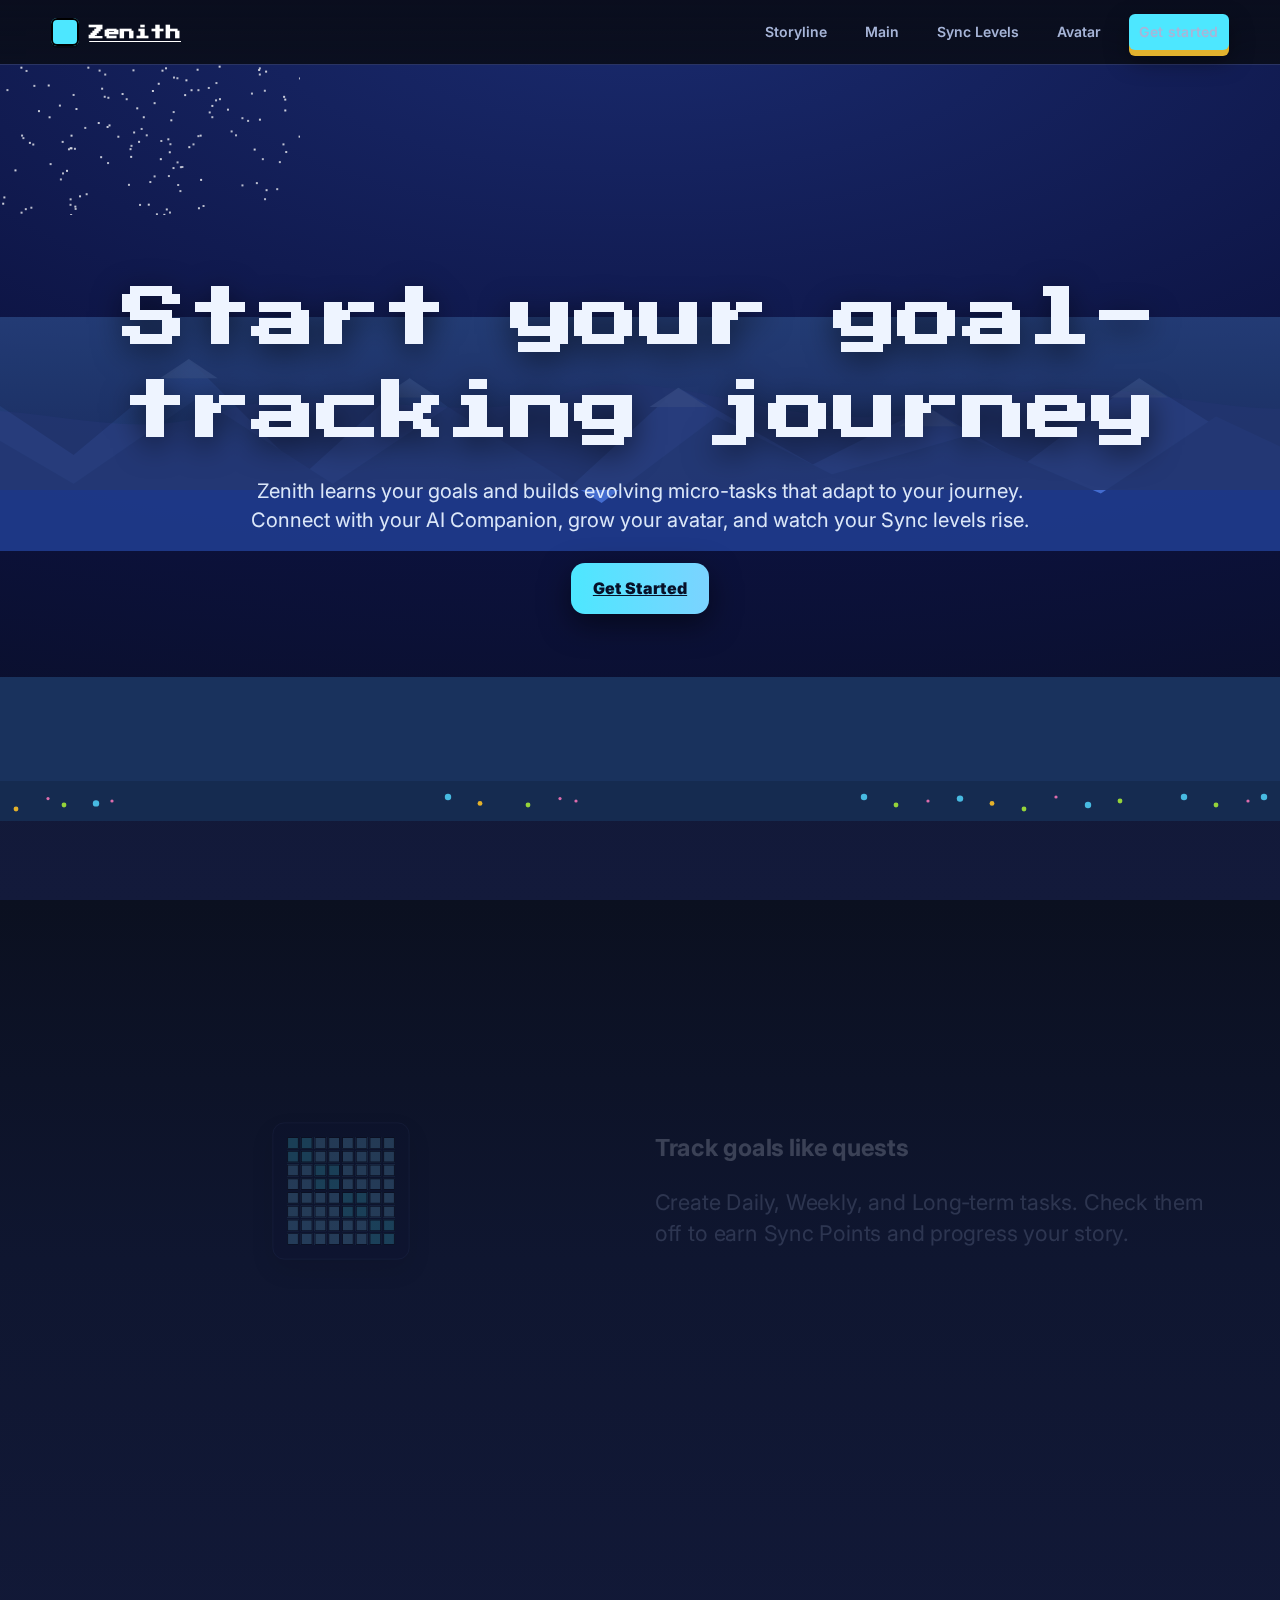
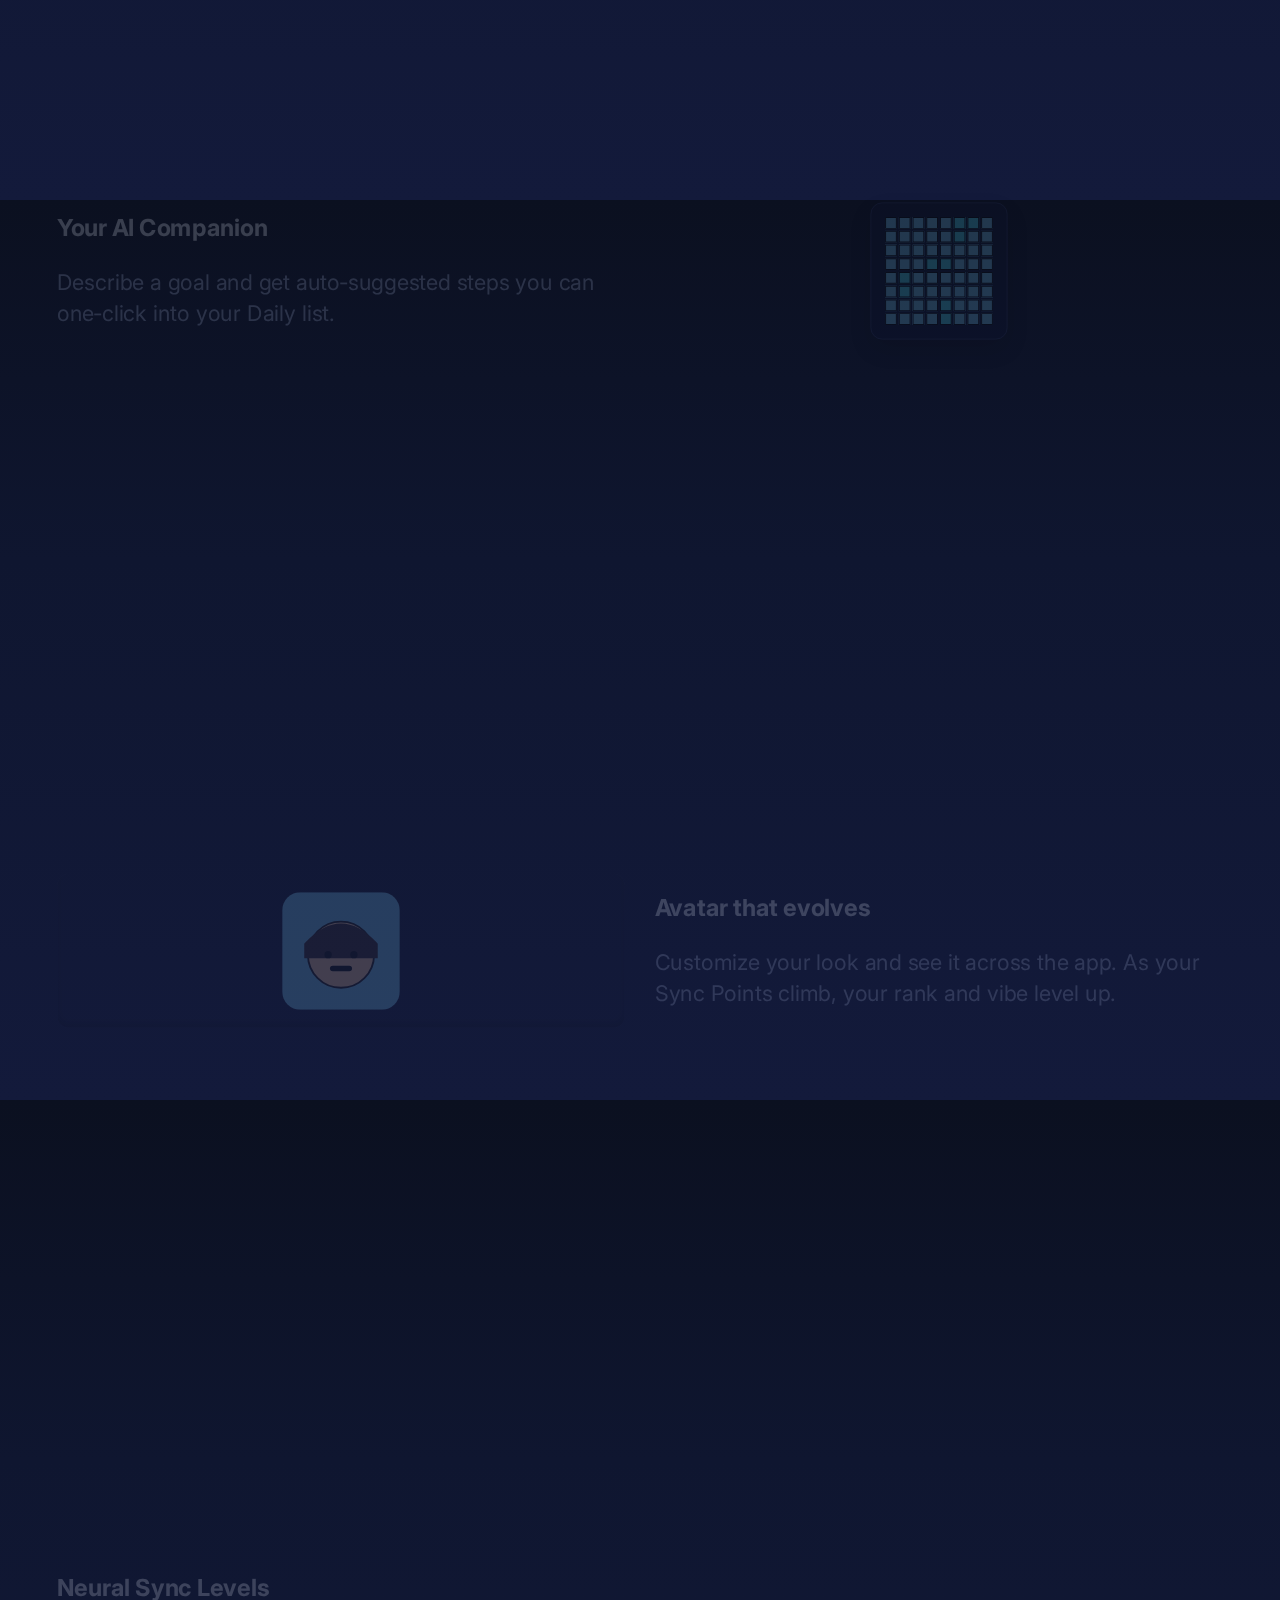
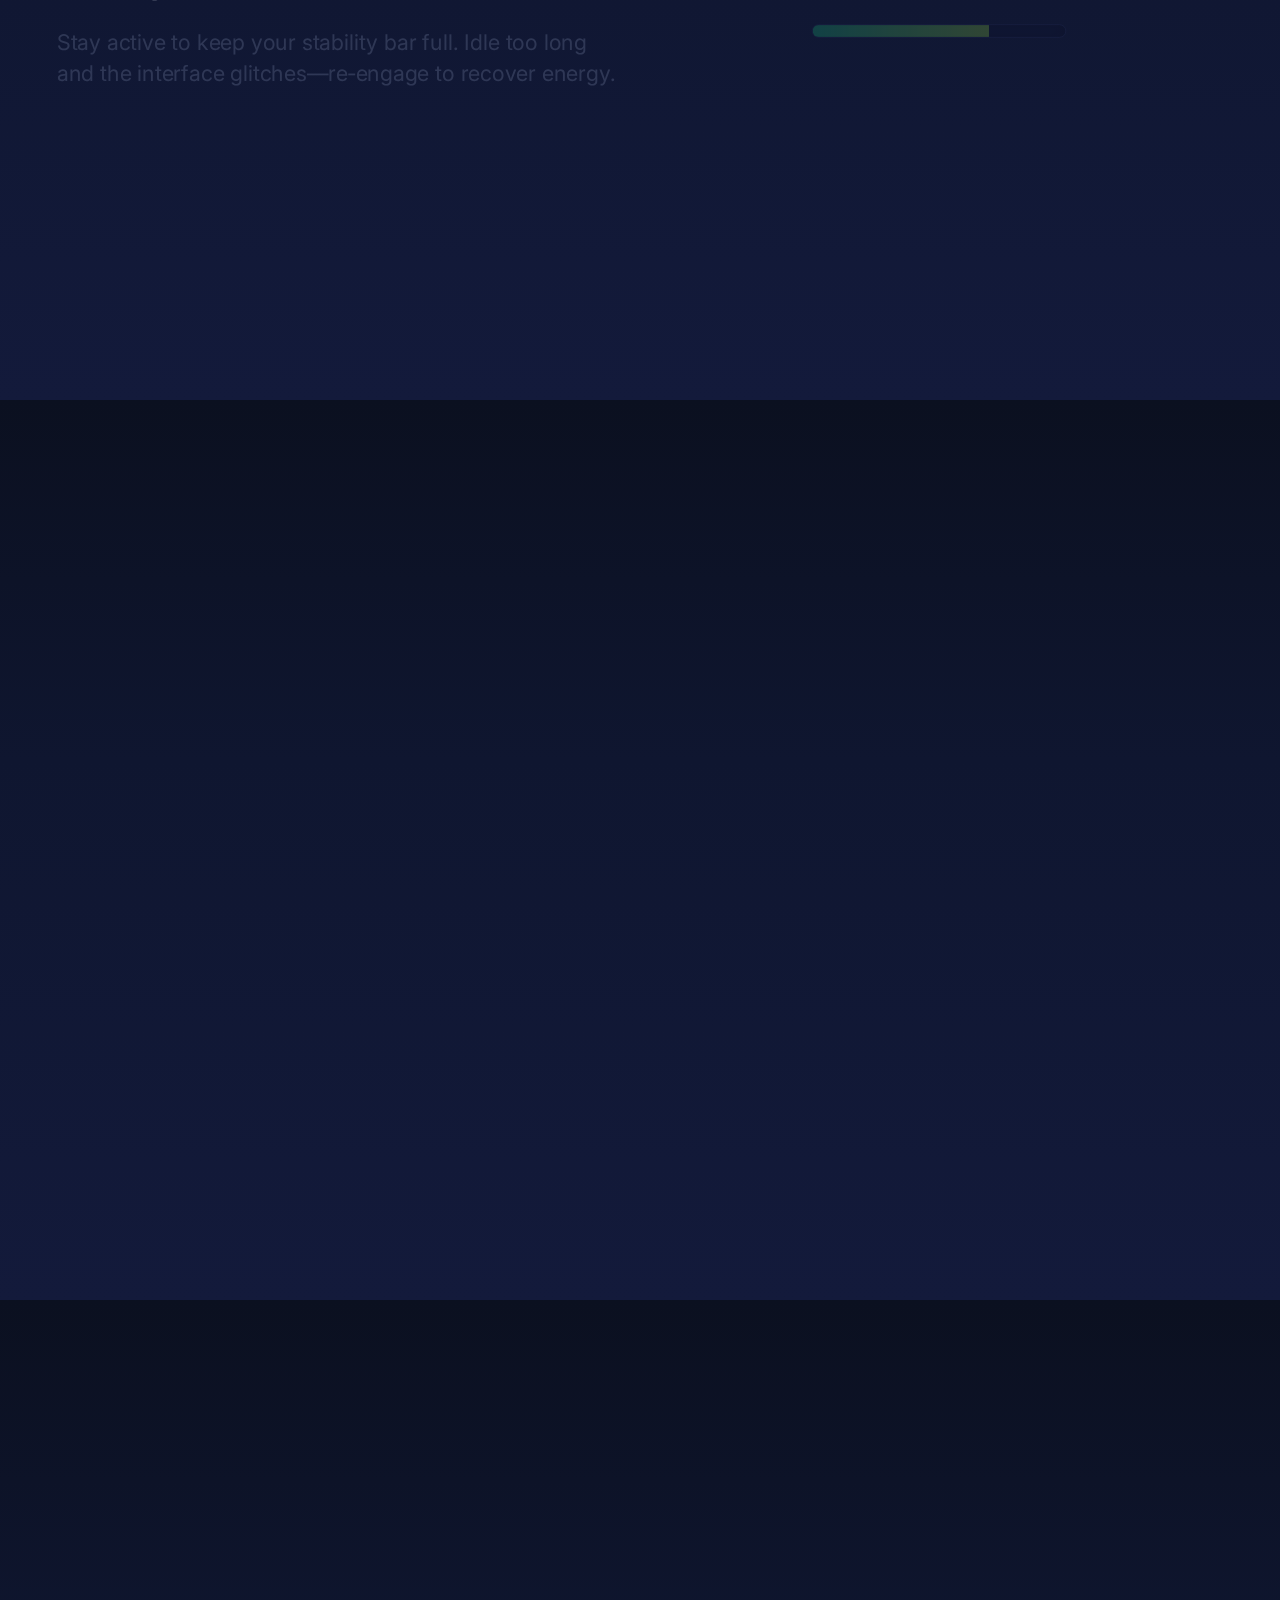
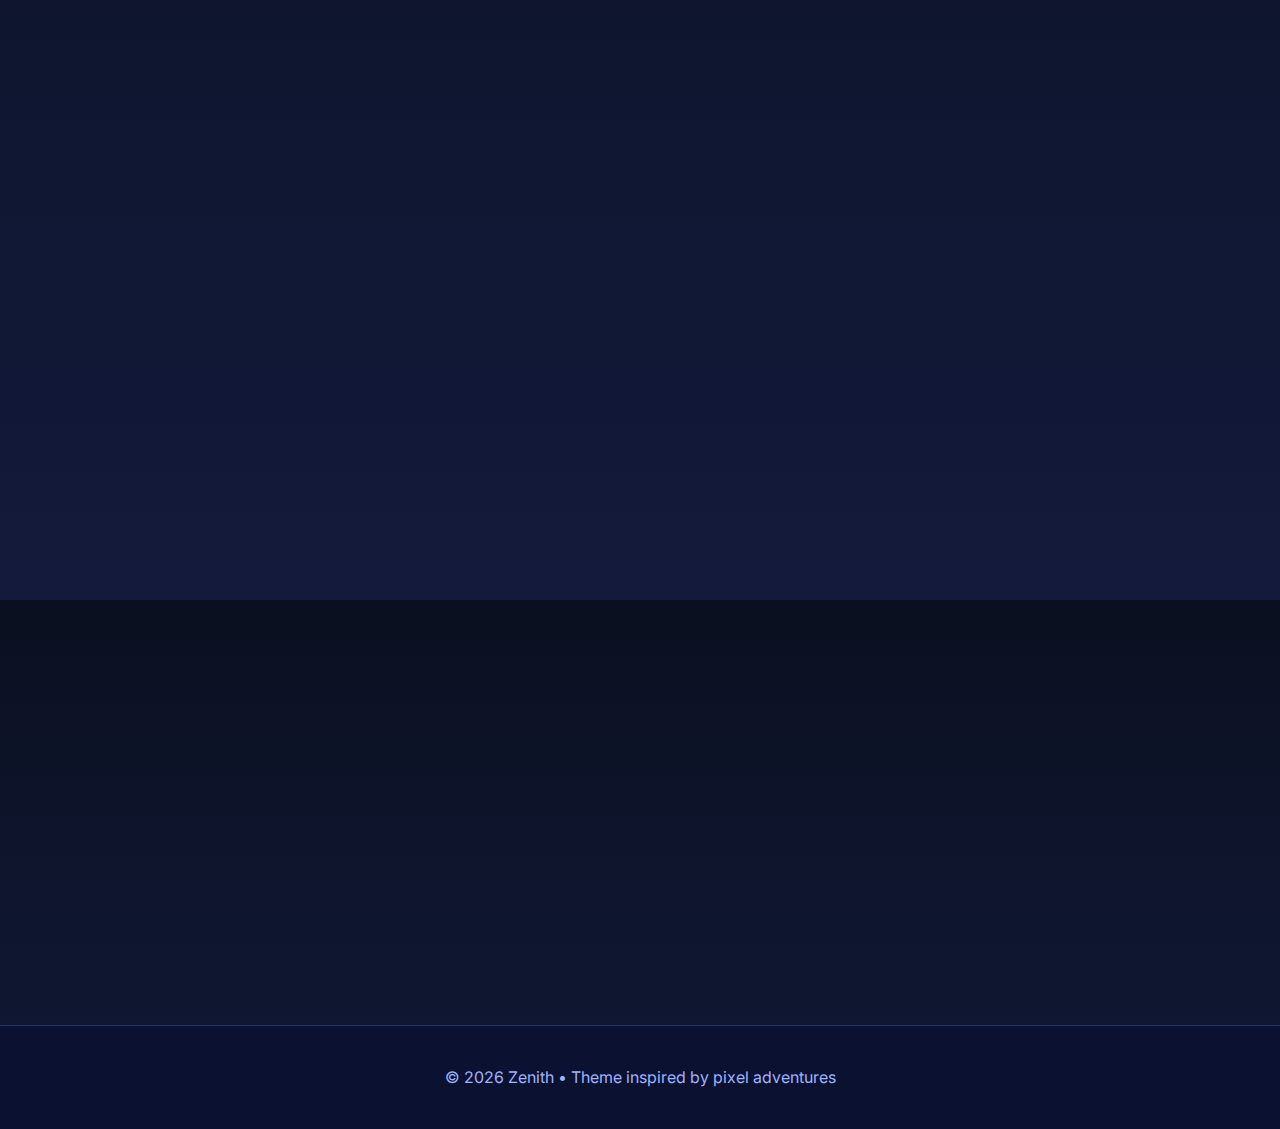
<file: index.html>
<!doctype html>
<html lang="en">
<head>
  <meta charset="utf-8" />
  <meta name="viewport" content="width=device-width, initial-scale=1" />
  <title>Zenith | Goal Adventure</title>
  <link rel="preconnect" href="https://fonts.googleapis.com">
  <link rel="preconnect" href="https://fonts.gstatic.com" crossorigin>
  <link href="https://fonts.googleapis.com/css2?family=Inter:wght@300;400;600;700&family=Chakra+Petch:wght@400;600;700&family=Press+Start+2P&display=swap" rel="stylesheet">
  <link rel="stylesheet" href="assets/css/styles.css" />
</head>
<body>
  
  <nav class="navbar">
    <div class="container nav-inner">
  <a class="brand" href="index.html" aria-label="Zenith home">
        <span class="logo" aria-hidden="true"></span>
  <span>Zenith</span>
      </a>
      <div class="nav-links">
        <a href="storyline.html">Storyline</a>
        <a href="app.html">Main</a>
        <a href="sync.html">Sync Levels</a>
        <a href="avatar.html">Avatar</a>
  <a href="#" class="btn" onclick="location.href='storyline.html?onboard=1'">Get started</a>
      </div>
    </div>
  </nav>

  <header class="hero">
    <div class="sky parallax" data-speed="-0.06"></div>
    <canvas id="starfield"></canvas>
    <div class="layer mountains parallax" data-speed="-0.03"></div>
    <div class="layer hills parallax" data-speed="-0.02"></div>
    <div class="layer ground parallax" data-speed="0"></div>

    <div class="content container reveal">
      <h1>Start your goal-tracking journey</h1>
      <p>Zenith learns your goals and builds evolving micro-tasks that adapt to your journey. Connect with your AI Companion, grow your avatar, and watch your Sync levels rise.</p>
      <div class="cta">
        <a href="storyline.html?onboard=1" class="btn primary pulse" aria-label="Start">Get Started</a>
      </div>
    </div>
  </header>

  <main class="container">
    <!-- Feature highlights with section-by-section choreography -->
    <section class="section timeline">
      <div class="scene">
        <div class="illus choreo">
          <div class="pixel-plate" aria-hidden="true">
            <span class="y"></span><span class="y"></span><span></span><span></span><span class="p"></span><span class="p"></span><span></span><span></span>
            <span class="y"></span><span class="y"></span><span></span><span></span><span class="p"></span><span class="p"></span><span></span><span></span>
            <span></span><span></span><span class="y"></span><span class="y"></span><span></span><span></span><span class="p"></span><span class="p"></span>
            <span></span><span></span><span class="y"></span><span class="y"></span><span></span><span></span><span class="p"></span><span class="p"></span>
            <span></span><span></span><span></span><span></span><span class="y"></span><span class="y"></span><span></span><span></span>
            <span></span><span></span><span></span><span></span><span class="y"></span><span class="y"></span><span></span><span></span>
            <span class="p"></span><span class="p"></span><span></span><span></span><span></span><span></span><span class="y"></span><span class="y"></span>
            <span class="p"></span><span class="p"></span><span></span><span></span><span></span><span></span><span class="y"></span><span class="y"></span>
          </div>
        </div>
        <div class="copy choreo">
          <h2>Track goals like quests</h2>
          <p class="lead">Create Daily, Weekly, and Long‑term tasks. Check them off to earn Sync Points and progress your story.</p>
        </div>
      </div>
    </section>

    <section class="section timeline">
      <div class="scene">
        <div class="copy choreo">
          <h2>Your AI Companion</h2>
          <p class="lead">Describe a goal and get auto‑suggested steps you can one‑click into your Daily list.</p>
        </div>
        <div class="illus choreo">
          <div class="pixel-plate" aria-hidden="true">
            <span class="p"></span><span class="p"></span><span class="p"></span><span></span><span></span><span class="y"></span><span class="y"></span><span></span>
            <span class="p"></span><span></span><span class="p"></span><span></span><span></span><span class="y"></span><span></span><span></span>
            <span class="p"></span><span class="p"></span><span class="p"></span><span></span><span></span><span></span><span></span><span></span>
            <span></span><span></span><span></span><span class="y"></span><span class="y"></span><span></span><span></span><span></span>
            <span></span><span class="y"></span><span></span><span></span><span></span><span class="p"></span><span class="p"></span><span class="p"></span>
            <span></span><span class="y"></span><span></span><span></span><span></span><span class="p"></span><span></span><span class="p"></span>
            <span></span><span></span><span></span><span></span><span class="y"></span><span></span><span class="p"></span><span></span>
            <span></span><span></span><span></span><span></span><span class="y"></span><span></span><span class="p"></span><span></span>
          </div>
        </div>
      </div>
    </section>

    <section class="section timeline">
      <div class="scene">
        <div class="illus choreo">
          <div class="avatar-slot" data-size="120"></div>
        </div>
        <div class="copy choreo">
          <h2>Avatar that evolves</h2>
          <p class="lead">Customize your look and see it across the app. As your Sync Points climb, your rank and vibe level up.</p>
        </div>
      </div>
    </section>

    <section class="section timeline">
      <div class="scene">
        <div class="copy choreo">
          <h2>Neural Sync Levels</h2>
          <p class="lead">Stay active to keep your stability bar full. Idle too long and the interface glitches—re‑engage to recover energy.</p>
        </div>
        <div class="illus choreo">
          <div class="energy" style="width:260px; margin:0 auto"><div class="fill" style="width:70%"></div></div>
        </div>
      </div>
    </section>

    <!-- Benefits grid -->
    <section class="section reveal">
  <h2 class="center">Why track with Zenith?</h2>
      <div class="features mt-4">
        <div class="feature"><h3>🎯 Stay consistent</h3><p>Daily tasks and gentle XP rewards keep momentum without overwhelm.</p></div>
        <div class="feature"><h3>⚡ Make it yours</h3><p>Goals & Schedules generate the right tasks on the right days automatically.</p></div>
        <div class="feature"><h3>📊 See progress</h3><p>Sync Levels summarize today, your 7‑day average, and your total rank.</p></div>
        <div class="feature"><h3>🤖 AI Guidance</h3><p>Companion breaks complex goals into actionable steps instantly.</p></div>
        <div class="feature"><h3>🎨 Evolving Avatar</h3><p>Customize your pixel avatar that levels up as you complete goals.</p></div>
        <div class="feature"><h3>⚙️ Smart Scheduling</h3><p>Set daily, weekly, or custom cadences—tasks appear automatically.</p></div>
      </div>
    </section>

    <!-- How it works steps -->
    <!-- How it works steps -->
    <section class="section reveal">
      <h2 class="center">How it works</h2>
      <p class="center mt-2" style="color:var(--muted); max-width:640px; margin-left:auto; margin-right:auto;">Transform your goals into an adventure with these simple steps</p>
      <div class="steps mt-4">
        <div class="step"><b>Create a Goal</b><p class="mt-2" style="color:var(--muted)">Set cadence (daily/weekly/custom), time, and notes. Define what success looks like.</p></div>
        <div class="step"><b>Check off tasks</b><p class="mt-2" style="color:var(--muted)">Today's due goals auto‑appear in your Daily list. Complete them to earn Sync Points.</p></div>
        <div class="step"><b>Level up</b><p class="mt-2" style="color:var(--muted)">Earn Sync Points and climb ranks while your avatar evolves. Watch your consistency grow.</p></div>
      </div>
    </section>

    <!-- New content section: What you get -->
    <section class="section reveal">
      <h2 class="center">Everything you need to succeed</h2>
      <div class="grid mt-4">
        <div class="card" style="grid-column: span 4;">
          <h3>📝 Task Management</h3>
          <p>Organize daily, weekly, and long-term tasks in one place. Rename, delete, or check off with ease.</p>
        </div>
        <div class="card" style="grid-column: span 4;">
          <h3>📅 Goal Scheduling</h3>
          <p>Create recurring goals with flexible schedules. Set specific days, times, and get automatic reminders.</p>
        </div>
        <div class="card" style="grid-column: span 4;">
          <h3>🧠 Neural Sync System</h3>
          <p>Track XP, rank progression, and stability. Stay active or watch the interface glitch as energy drains.</p>
        </div>
        <div class="card" style="grid-column: span 6;">
          <h3>💬 Interactive Storyline</h3>
          <p>Unlock chapters as you earn XP. Each chapter reveals new quests and deepens your journey through the Valley of Focus.</p>
        </div>
        <div class="card" style="grid-column: span 6;">
          <h3>🎮 Gamified Progress</h3>
          <p>Ranks from Seed to Legend. Visual rewards. Your consistency transforms into tangible achievements and unlocks.</p>
        </div>
      </div>
    </section>

    <!-- How it works steps -->
    <section class="section reveal mt-6">
      <h2 class="center">How it works</h2>
      <div class="steps mt-4">
        <div class="step"><b>Create a Goal</b><p class="mt-2" style="color:var(--muted)">Set cadence (daily/weekly/custom), time, and notes.</p></div>
        <div class="step"><b>Check off tasks</b><p class="mt-2" style="color:var(--muted)">Today’s due goals auto‑appear in your Daily list.</p></div>
        <div class="step"><b>Level up</b><p class="mt-2" style="color:var(--muted)">Earn Sync Points and climb ranks while your avatar evolves.</p></div>
      </div>
    </section>

    <section class="grid mt-6">
      <div class="card reveal">
        <h3>Build your storyline</h3>
        <p>Craft a narrative for your goals. Chapters unlock as you complete tasks.</p>
        <a class="arrow" href="storyline.html">→</a>
      </div>
      <div class="card link reveal" onclick="location.href='app.html'">
        <h3>Open the Main Hub</h3>
        <p>Tasks, Companion, Avatar and Dashboard in one place.</p>
        <span class="arrow">→</span>
      </div>
      <div class="card link reveal" onclick="location.href='sync.html'">
        <h3>Neural Sync Levels</h3>
        <p>Earn Sync Points and climb the ranks with your consistency.</p>
        <span class="arrow">→</span>
      </div>
      <div class="card link reveal" onclick="location.href='avatar.html'">
        <h3>Your Avatar</h3>
        <p>Customize a retro avatar that grows with your progress.</p>
        <div class="avatar-slot mt-2" data-size="56"></div>
      </div>
    </section>
  </main>

  <footer class="center">
  <div class="container">© <span id="year"></span> Zenith • Theme inspired by pixel adventures</div>
  </footer>

  <script src="assets/js/common.js"></script>
  <script src="assets/js/scrollfx.js"></script>
  <script src="assets/js/home.js"></script>
</body>
</html>
</file>
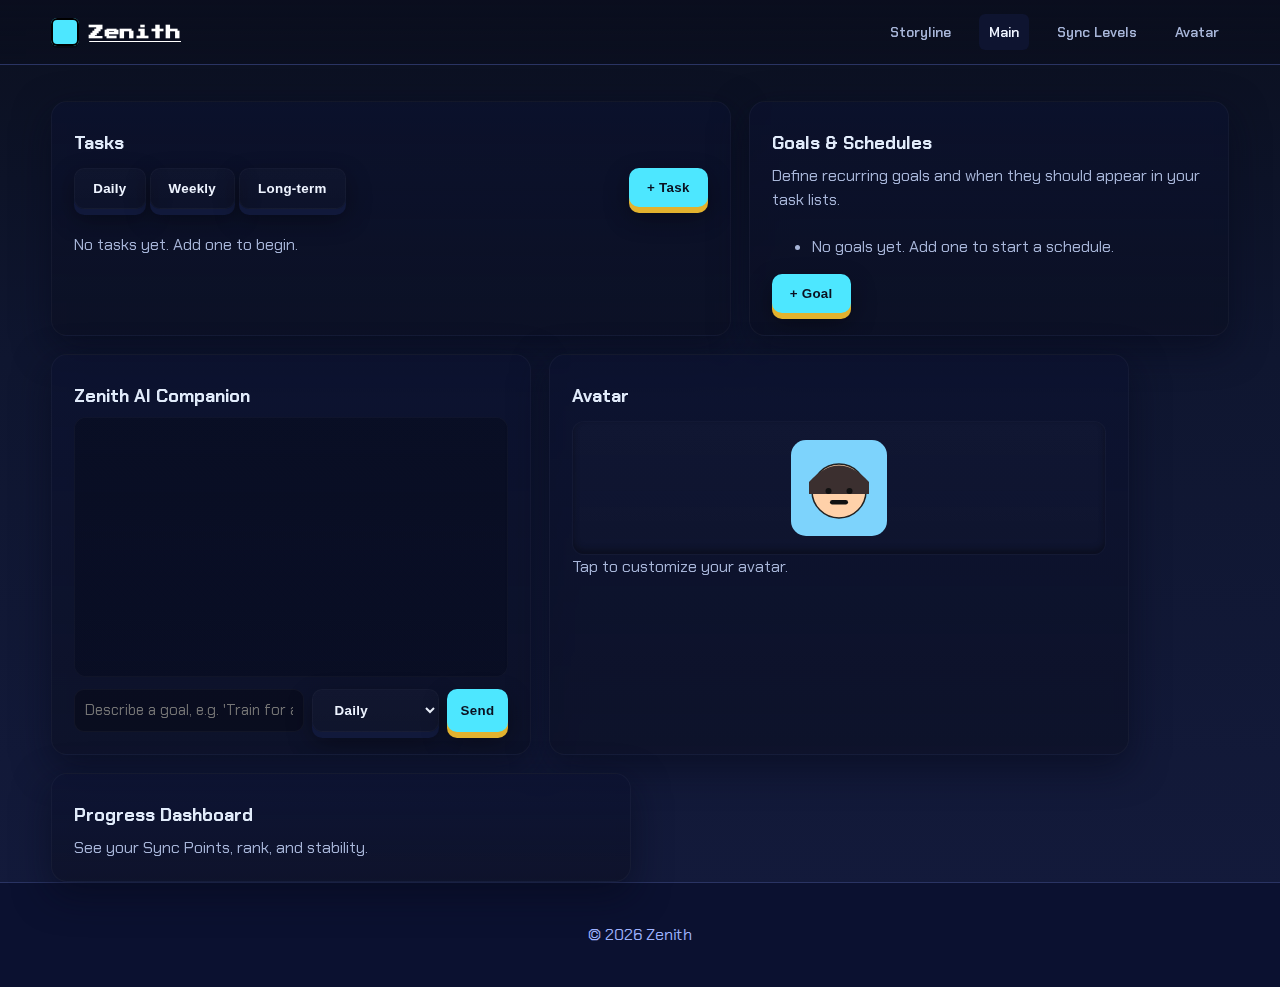
<file: app.html>
<!doctype html>
<html lang="en">
<head>
  <meta charset="utf-8" />
  <meta name="viewport" content="width=device-width, initial-scale=1" />
  <title>Zenith | Main Hub</title>
  <link rel="preconnect" href="https://fonts.googleapis.com">
  <link rel="preconnect" href="https://fonts.gstatic.com" crossorigin>
  <link href="https://fonts.googleapis.com/css2?family=Chakra+Petch:wght@400;600;700&family=Press+Start+2P&display=swap" rel="stylesheet">
  <link rel="stylesheet" href="assets/css/styles.css" />
</head>
<body>
  <nav class="navbar">
    <div class="container nav-inner">
  <a class="brand" href="index.html"><span class="logo"></span><span>Zenith</span></a>
      <div class="nav-links">
        <a href="storyline.html">Storyline</a>
        <a href="app.html">Main</a>
        <a href="sync.html">Sync Levels</a>
        <a href="avatar.html">Avatar</a>
      </div>
    </div>
  </nav>

  <main class="container mt-6">
    <section class="grid">
      <div class="card reveal" style="grid-column: span 7;">
        <h3>Tasks</h3>
        <div class="tabs mt-2">
          <button class="btn secondary" data-tab="daily">Daily</button>
          <button class="btn secondary" data-tab="weekly">Weekly</button>
          <button class="btn secondary" data-tab="long">Long‑term</button>
          <button class="btn" style="float:right" id="addTaskBtn">+ Task</button>
        </div>
        <ul id="taskList" class="mt-4"></ul>
        <p class="mt-2" id="emptyState" style="color:var(--muted); display:none">No tasks yet. Add one to begin.</p>
      </div>
      <div class="card reveal" style="grid-column: span 5;">
        <h3>Goals & Schedules</h3>
        <p class="mt-2" style="color:var(--muted)">Define recurring goals and when they should appear in your task lists.</p>
        <ul id="goalList" class="mt-4"></ul>
        <div class="mt-2" style="display:flex; gap:8px;">
          <button class="btn" id="addGoal">+ Goal</button>
        </div>
      </div>
      <div class="card reveal" style="grid-column: span 5; display:flex; flex-direction:column;">
        <h3>Zenith AI Companion</h3>
        <div id="chat" class="chat-container" role="log" aria-live="polite">
          <!-- messages rendered here -->
        </div>
        <div class="chat-input-row mt-2">
          <input id="chatInput" placeholder="Describe a goal, e.g. 'Train for a 5k'" />
          <select id="stepTarget" class="btn secondary">
            <option value="daily">Daily</option>
            <option value="weekly">Weekly</option>
            <option value="long">Long‑term</option>
          </select>
          <button class="btn" id="sendChat">Send</button>
        </div>
      </div>
      <div class="card reveal link" style="grid-column: span 6;" onclick="location.href='avatar.html'">
        <h3>Avatar</h3>
        <div class="avatar-slot mt-2" data-size="96"></div>
        <p class="mt-2">Tap to customize your avatar.</p>
      </div>
      <div class="card reveal link" style="grid-column: span 6;" onclick="location.href='sync.html'">
        <h3>Progress Dashboard</h3>
        <p class="mt-2">See your Sync Points, rank, and stability.</p>
      </div>
    </section>
  </main>

  <!-- Modal for creating/editing goals -->
  <div class="modal-backdrop" id="goalModal">
    <div class="modal">
      <h3 id="goalModalTitle">New Goal</h3>
      <div class="row">
        <label for="gName">Name</label>
        <input id="gName" placeholder="e.g., Morning Run"/>
      </div>
      <div class="row">
        <label for="gCadence">Cadence</label>
        <select id="gCadence">
          <option value="daily">Daily</option>
          <option value="weekly">Weekly</option>
          <option value="custom">Custom days</option>
        </select>
      </div>
      <div class="row" id="gDaysRow" style="display:none">
        <label>Days</label>
        <div style="flex:1; display:flex; flex-wrap:wrap; gap:6px;">
          <label><input type="checkbox" value="1"> Mon</label>
          <label><input type="checkbox" value="2"> Tue</label>
          <label><input type="checkbox" value="3"> Wed</label>
          <label><input type="checkbox" value="4"> Thu</label>
          <label><input type="checkbox" value="5"> Fri</label>
          <label><input type="checkbox" value="6"> Sat</label>
          <label><input type="checkbox" value="0"> Sun</label>
        </div>
      </div>
      <div class="row">
        <label for="gTime">Time</label>
        <input id="gTime" type="time" />
      </div>
      <div class="row">
        <label for="gNotes">Notes</label>
        <textarea id="gNotes" rows="3" placeholder="Optional details..."></textarea>
      </div>
      <footer>
        <button class="btn secondary" id="cancelGoal">Cancel</button>
        <button class="btn" id="saveGoal">Save</button>
      </footer>
    </div>
  </div>

  <footer class="center"><div class="container">© <span id="year"></span> Zenith</div></footer>

  <script src="assets/js/common.js"></script>
  <script src="assets/js/app.js"></script>
</body>
</html>
</file>
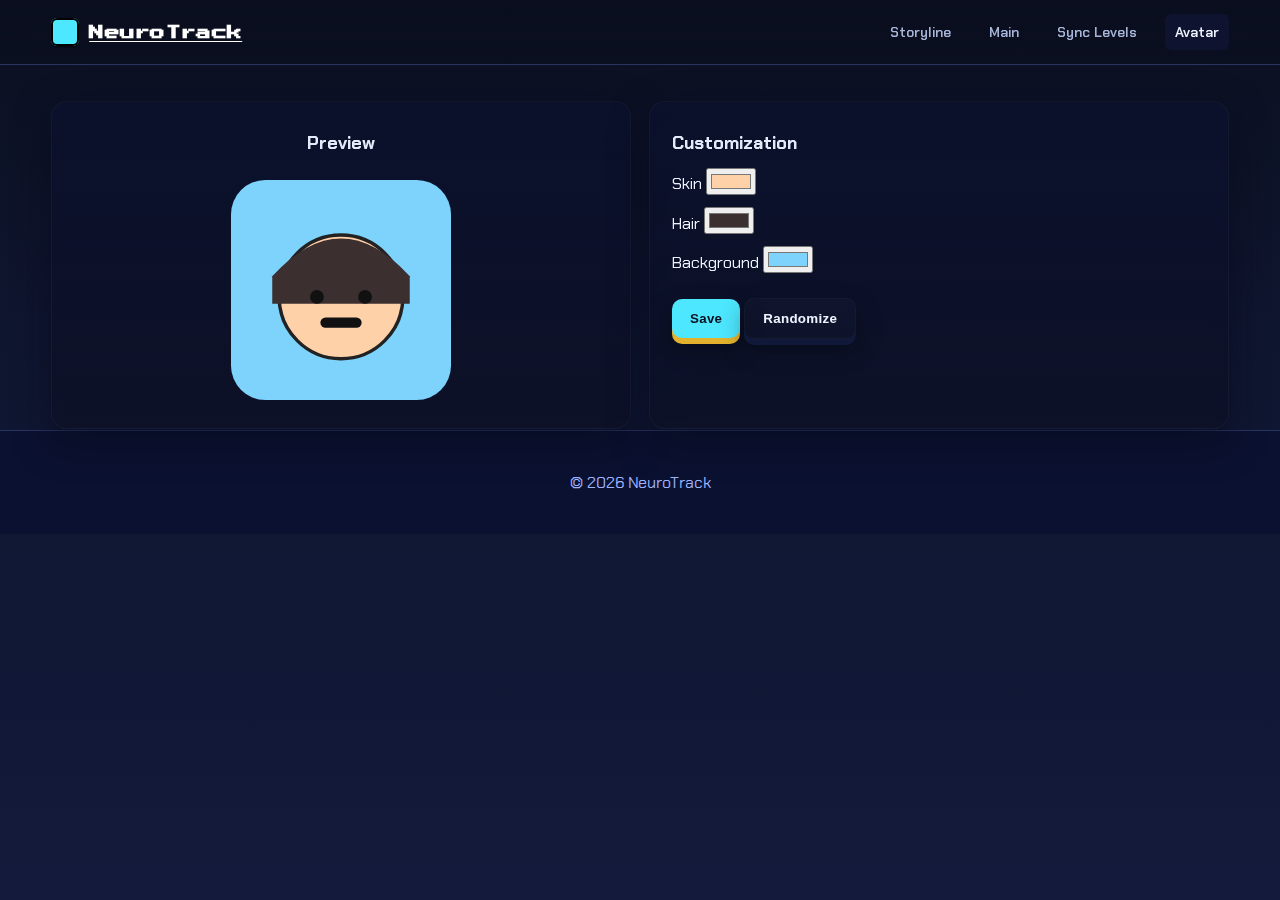
<file: avatar.html>
<!doctype html>
<html lang="en">
<head>
  <meta charset="utf-8" />
  <meta name="viewport" content="width=device-width, initial-scale=1" />
  <title>NeuroTrack | Avatar</title>
  <link rel="preconnect" href="https://fonts.googleapis.com">
  <link rel="preconnect" href="https://fonts.gstatic.com" crossorigin>
  <link href="https://fonts.googleapis.com/css2?family=Chakra+Petch:wght@400;600;700&family=Press+Start+2P&display=swap" rel="stylesheet">
  <link rel="stylesheet" href="assets/css/styles.css" />
</head>
<body>
  <nav class="navbar">
    <div class="container nav-inner">
      <a class="brand" href="index.html"><span class="logo"></span><span>NeuroTrack</span></a>
      <div class="nav-links">
        <a href="storyline.html">Storyline</a>
        <a href="app.html">Main</a>
        <a href="sync.html">Sync Levels</a>
        <a href="avatar.html">Avatar</a>
      </div>
    </div>
  </nav>

  <main class="container mt-6">
    <section class="grid">
      <div class="card reveal" style="grid-column: span 6; text-align:center;">
        <h3>Preview</h3>
        <div id="preview" class="mt-4"></div>
      </div>
      <div class="card reveal" style="grid-column: span 6;">
        <h3>Customization</h3>
        <div class="mt-2">
          <label>Skin</label>
          <input type="color" id="skin" value="#ffd1a9"/>
        </div>
        <div class="mt-2">
          <label>Hair</label>
          <input type="color" id="hair" value="#3b2f2f"/>
        </div>
        <div class="mt-2">
          <label>Background</label>
          <input type="color" id="color" value="#7dd3fc"/>
        </div>
        <div class="mt-4">
          <button class="btn" id="save">Save</button>
          <button class="btn secondary" id="random">Randomize</button>
        </div>
      </div>
    </section>
  </main>

  <footer class="center"><div class="container">© <span id="year"></span> NeuroTrack</div></footer>

  <script src="assets/js/common.js"></script>
  <script src="assets/js/avatar.js"></script>
</body>
</html>
</file>
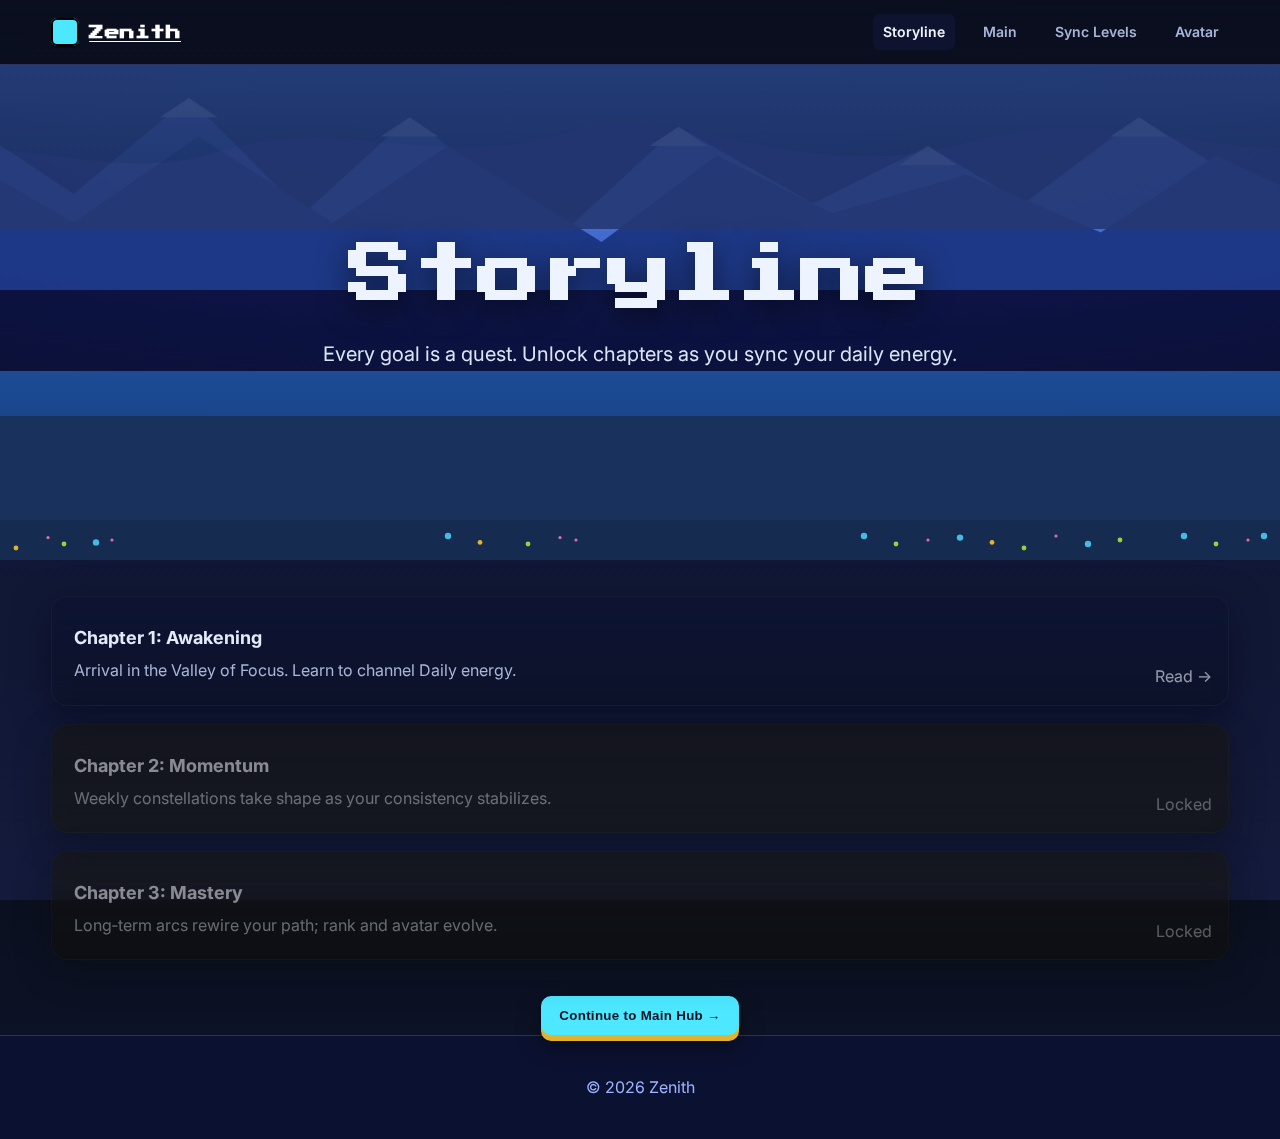
<file: storyline.html>
<!doctype html>
<html lang="en">
<head>
  <meta charset="utf-8" />
  <meta name="viewport" content="width=device-width, initial-scale=1" />
  <title>Zenith | Storyline</title>
  <link rel="preconnect" href="https://fonts.googleapis.com">
  <link rel="preconnect" href="https://fonts.gstatic.com" crossorigin>
  <link href="https://fonts.googleapis.com/css2?family=Inter:wght@300;400;600;700&family=Chakra+Petch:wght@400;600;700&family=Press+Start+2P&display=swap" rel="stylesheet">
  <link rel="stylesheet" href="assets/css/styles.css" />
</head>
<body>
  <nav class="navbar">
    <div class="container nav-inner">
  <a class="brand" href="index.html"><span class="logo"></span><span>Zenith</span></a>
      <div class="nav-links">
        <a href="storyline.html">Storyline</a>
        <a href="app.html">Main</a>
        <a href="sync.html">Sync Levels</a>
        <a href="avatar.html">Avatar</a>
      </div>
    </div>
  </nav>

  <header class="hero" style="min-height: 55vh">
    <div class="sky parallax" data-speed="-0.06"></div>
    <div class="layer mountains parallax" data-speed="-0.03"></div>
    <div class="layer hills parallax" data-speed="-0.02"></div>
    <div class="layer trees parallax" data-speed="-0.01"></div>
    <div class="layer ground parallax" data-speed="0"></div>
    <div class="content container reveal">
      <h1>Storyline</h1>
      <p>Every goal is a quest. Unlock chapters as you sync your daily energy.</p>
    </div>
  </header>

  <main class="container">
    <section class="grid mt-6" id="chapters">
      <div class="card reveal link" data-chapter="1" style="grid-column: span 12;">
        <h3>Chapter 1: Awakening</h3>
        <p>Arrival in the Valley of Focus. Learn to channel Daily energy.</p>
        <span class="arrow">Read →</span>
      </div>
      <div class="card reveal link" data-chapter="2" style="grid-column: span 12;">
        <h3>Chapter 2: Momentum</h3>
        <p>Weekly constellations take shape as your consistency stabilizes.</p>
        <span class="arrow">Read →</span>
      </div>
      <div class="card reveal link" data-chapter="3" style="grid-column: span 12;">
        <h3>Chapter 3: Mastery</h3>
        <p>Long‑term arcs rewire your path; rank and avatar evolve.</p>
        <span class="arrow">Read →</span>
      </div>
    </section>

    <div class="center mt-6">
      <button class="btn" onclick="location.href='app.html'">Continue to Main Hub →</button>
    </div>
  </main>

  <!-- Chapter modal -->
  <div class="modal-backdrop" id="chapterModal">
    <div class="modal" style="max-width:720px">
      <h3 id="chTitle">Chapter</h3>
      <div id="chBody" style="white-space:pre-wrap; line-height:1.6"></div>
      <footer>
        <button class="btn secondary" id="closeChapter">Close</button>
        <button class="btn" id="nextChapter">Next →</button>
      </footer>
    </div>
  </div>

  <!-- Onboarding modal: appears when arriving from Get Started -->
  <div class="modal-backdrop" id="onboardModal">
    <div class="modal" style="max-width:640px">
      <h3 id="onTitle">Welcome to Zenith</h3>
      <div class="onboard-progress" aria-hidden="true">
        <span class="step active" id="progStep1">1</span>
        <span class="sep">→</span>
        <span class="step" id="progStep2">2</span>
      </div>
      <div id="onBody">
        <div id="step1">
          <p>First, what's your name?</p>
          <input id="onName" placeholder="Your name" style="width:100%; padding:10px; border-radius:8px; border:1px solid var(--border); background:#08102a; color:var(--text);" />
        </div>
        <div id="step2" style="display:none">
          <p>Nice — what do you want to achieve first?</p>
          <div style="display:flex; gap:8px; margin-bottom:10px">
            <button class="btn" id="optShort">Short‑term</button>
            <button class="btn" id="optLong">Long‑term</button>
          </div>
          <textarea id="onGoal" rows="3" placeholder="Briefly describe the goal" style="width:100%; padding:10px; border-radius:8px; border:1px solid var(--border); background:#08102a; color:var(--text);"></textarea>
        </div>
      </div>
      <footer style="margin-top:12px; display:flex; justify-content:flex-end; gap:8px">
        <button class="btn secondary" id="onCancel">Cancel</button>
        <button class="btn" id="onNext">Next</button>
        <button class="btn secondary small" id="onDemo" title="Fill demo data and continue">Quick demo</button>
      </footer>
    </div>
  </div>

  <footer class="center"><div class="container">© <span id="year"></span> Zenith</div></footer>

  <script src="assets/js/common.js"></script>
  <script src="assets/js/scrollfx.js"></script>
  <script src="assets/js/storyline.js"></script>
  <script>document.getElementById('year').textContent = new Date().getFullYear();</script>
</body>
</html>
</file>
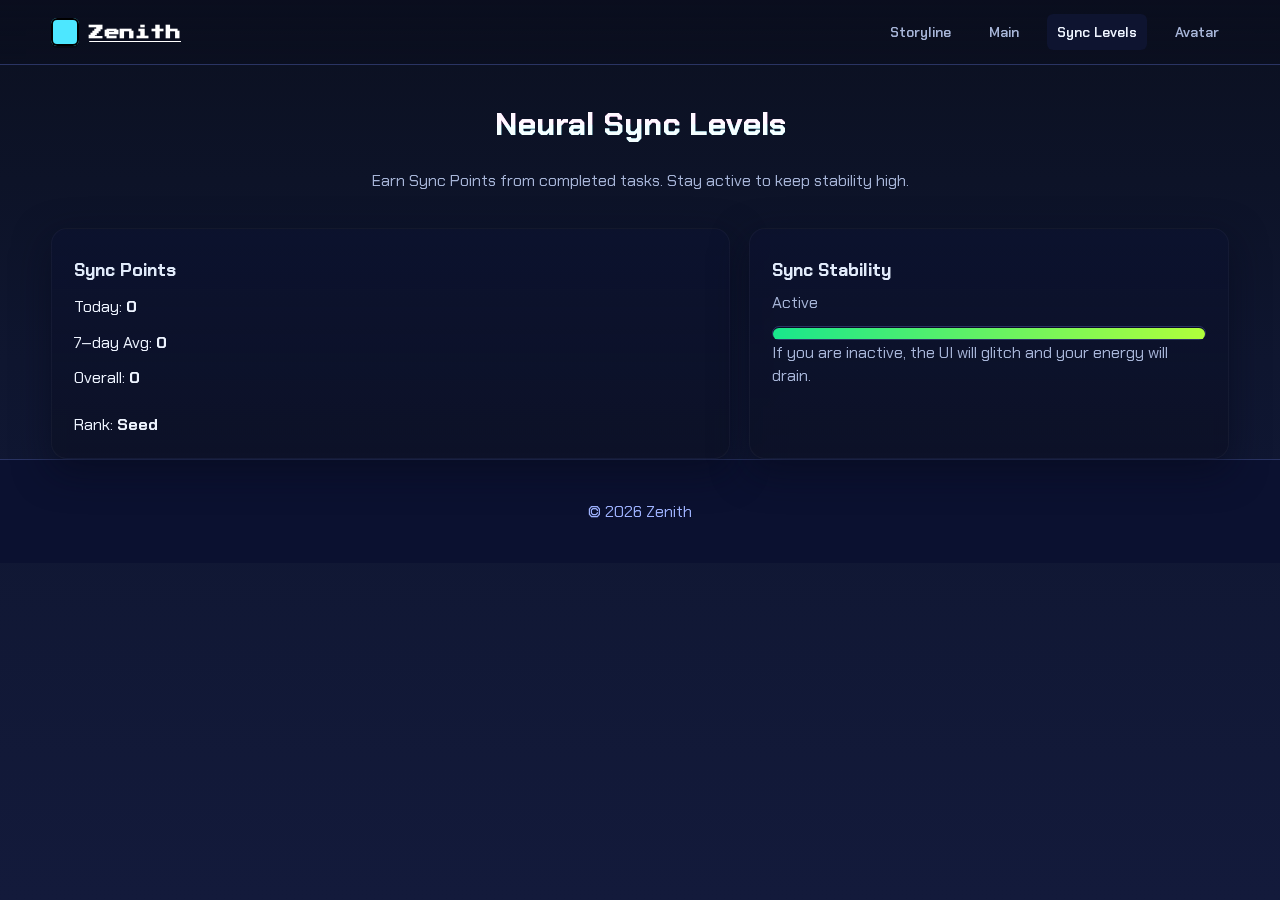
<file: sync.html>
<!doctype html>
<html lang="en">
<head>
  <meta charset="utf-8" />
  <meta name="viewport" content="width=device-width, initial-scale=1" />
  <title>Zenith | Neural Sync Levels</title>
  <link rel="preconnect" href="https://fonts.googleapis.com">
  <link rel="preconnect" href="https://fonts.gstatic.com" crossorigin>
  <link href="https://fonts.googleapis.com/css2?family=Chakra+Petch:wght@400;600;700&family=Press+Start+2P&display=swap" rel="stylesheet">
  <link rel="stylesheet" href="assets/css/styles.css" />
</head>
<body>
  <nav class="navbar">
    <div class="container nav-inner">
  <a class="brand" href="index.html"><span class="logo"></span><span>Zenith</span></a>
      <div class="nav-links">
        <a href="storyline.html">Storyline</a>
        <a href="app.html">Main</a>
        <a href="sync.html">Sync Levels</a>
        <a href="avatar.html">Avatar</a>
      </div>
    </div>
  </nav>

  <header class="center mt-6">
    <div class="container">
      <h1 data-glitch="Neural Sync Levels" class="glitchy">Neural Sync Levels</h1>
      <p class="mt-2" style="color:var(--muted)">Earn Sync Points from completed tasks. Stay active to keep stability high.</p>
    </div>
  </header>

  <main class="container mt-6">
    <section class="grid">
      <div class="card reveal" style="grid-column: span 7;">
        <h3>Sync Points</h3>
        <div class="mt-2">
          <div>Today: <b id="xpToday">0</b></div>
          <div class="mt-2">7‑day Avg: <b id="xpAvg">0</b></div>
          <div class="mt-2">Overall: <b id="xpTotal">0</b></div>
        </div>
        <div class="mt-4">
          <div>Rank: <b id="rank">Seed</b></div>
        </div>
      </div>
      <div class="card reveal" style="grid-column: span 5;">
        <h3>Sync Stability</h3>
        <p class="mt-2" id="stabilityHint" style="color:var(--muted)">Active</p>
        <div class="energy mt-2" id="energy">
          <div class="fill" id="energyFill"></div>
        </div>
        <p class="mt-2" style="color:var(--muted)">If you are inactive, the UI will glitch and your energy will drain.</p>
      </div>
    </section>
  </main>

  <footer class="center"><div class="container">© <span id="year"></span> Zenith</div></footer>

  <script src="assets/js/common.js"></script>
  <script src="assets/js/sync.js"></script>
</body>
</html>
</file>
<file: assets/css/styles.css>
/* Global theme inspired by Codédex — pixel vibe, bold colors, smooth scroll */
:root {
  --bg-0: #0b1020;
  --h1-size: clamp(34px, 5vw, 72px);
  --h2-size: clamp(22px, 3.2vw, 34px);
  --body-size: 16px;
  --bg-1: #0f1630;
  --bg-2: #131a3b;
  --text: #eef4ff;
  --muted: #a7b5d8;
  --brand: #4de7ff; /* cyan */
  --brand-2: #7df3c9; /* mint */
  --accent: #7bd3ff; /* light blue */
  --glass: rgba(255,255,255,.03);
  --glass-2: rgba(255,255,255,.02);
  --ease-fast: cubic-bezier(.2,.9,.3,1);
  --danger: #ff6b6b;
  --ok: #38ef7d;
  --card: #151a36cc;
  --border: #2a3463;
  --shadow: 0 10px 24px rgba(0,0,0,.45);
}

* { box-sizing: border-box; }

html, body { height: 100%; }
html { scroll-behavior: smooth; }
body {
  margin: 0;
  color: var(--text);
  background: linear-gradient(180deg, var(--bg-0), var(--bg-1) 40%, var(--bg-2));
  /* Prefer Inter for clean UI; fall back to Chakra Petch for headings and Press Start for brand */
  font-family: "Inter", "Chakra Petch", system-ui, -apple-system, "Segoe UI", Roboto, Arial, sans-serif;
  font-size: var(--body-size);
  line-height: 1.45;
  overflow-x: hidden;
}

/* slight smoothing for webfonts */
body { -webkit-font-smoothing:antialiased; -moz-osx-font-smoothing:grayscale; }

/* Custom cursor hidden default, sparkle trail will act as cursor */
body.custom-cursor { cursor: none; }

.container { width: min(1200px, 92vw); margin: 0 auto; }

/* Navbar */
.navbar {
  position: sticky; top: 0; z-index: 50;
  backdrop-filter: blur(10px);
  background: linear-gradient(180deg, rgba(10,14,30,.9), rgba(10,14,30,.6));
  border-bottom: 1px solid var(--border);
}
.nav-inner { display:flex; align-items:center; justify-content:space-between; padding: 14px 0; }
.brand { display:flex; align-items:center; gap:10px; font-weight:800; letter-spacing:.3px; color: #ffffff; }
.brand .logo { width: 28px; height: 28px; background: var(--brand); border-radius: 6px; box-shadow: 0 0 0 2px #000 inset, 0 2px 0 0 rgba(0,0,0,.3); }
.brand span { font-family: "Press Start 2P", system-ui; font-size: 14px; line-height: 1; font-weight: 700; }

.nav-links { display:flex; align-items:center; gap:18px; }
.nav-links a { color: var(--muted); text-decoration:none; font-weight:600; font-size:14px; padding:8px 10px; border-radius:6px; }
.nav-links a.active, .nav-links a:hover { color: var(--text); background: #0e1430; }

.btn {
  --bg: var(--brand);
  --fg: #0b1020;
  background: var(--bg);
  color: var(--fg);
  border: none; border-radius: 10px; padding: 12px 18px; font-weight: 800; letter-spacing:.3px;
  box-shadow: 0 6px 0 #e2b22e, 0 10px 24px rgba(0,0,0,.4);
  transform: translateY(0); transition: transform .1s ease, box-shadow .2s ease, filter .2s ease;
}
.btn:hover { filter: brightness(1.05); }
.btn:active { transform: translateY(2px); box-shadow: 0 4px 0 #e2b22e, 0 8px 18px rgba(0,0,0,.4); }
.btn.secondary { --bg: #1f2a5f; --fg: #e2e8ff; box-shadow: 0 6px 0 #11193b, 0 10px 24px rgba(0,0,0,.4); }

/* Hero with parallax layers */
.hero {
  position: relative; min-height: 84vh; display:grid; place-items:center; overflow:hidden;
}
/* full-bleed hero background to mirror Zenith sample */
.hero::before{
  content: ""; position:absolute; inset:0; z-index:0; background-image: url('https://zenith-evolve-sphere.lovable.app/assets/hero-background-ujnbSNlO.jpg'); background-size:cover; background-position:center; opacity:0.95; filter: saturate(.95) contrast(.95);
}
.hero .sky { position:absolute; inset:-10% -10% 0 -10%; background: radial-gradient(120% 100% at 50% 0%, #1a2b6f, #0c1240 60%, #0a0f2a 100%); z-index:0; }
.hero canvas#starfield { position:absolute; inset:0; z-index:1; pointer-events:none; opacity:.9; }
.hero .layer { position:absolute; inset:auto; width:120%; left:-10%; height:50vh; background-repeat:repeat-x; background-size: contain; }
.layer.mountains { bottom: 12vh; background-image: url('../img/mountains.svg'); opacity:.95; animation: slide-x 40s linear infinite; }
.layer.hills { bottom: 6vh; background-image: url('../img/hills.svg'); opacity:.9; animation: slide-x 60s linear infinite reverse; }
.layer.ground { bottom: 0; height: 16vh; background-image: url('../img/ground.svg'); opacity:1; image-rendering: pixelated; }
/* Clouds removed: styles kept commented for future reference */
/* .layer.clouds { top: 12vh; height: 22vh; background-image: url('../img/clouds.svg'); opacity:1; animation: slide-x 80s linear infinite; filter: drop-shadow(0 2px 4px rgba(0,0,0,.5)); left:0; } */
/* Treeline, slightly teal/blue to fit palette */
.layer.trees { bottom: 3vh; height: 18vh; background-image: url('../img/trees.svg'); opacity:.95; image-rendering: pixelated; animation: slide-x 90s linear infinite reverse; }
@keyframes slide-x { from { background-position-x: 0; } to { background-position-x: -1000px; } }

.hero .content { position: relative; z-index: 3; text-align:center; padding: 80px 0; color: var(--text); }
.brand span { font-family: "Press Start 2P", system-ui; font-size: 15px; line-height: 1; font-weight: 700; }
.hero h1 { font-family: "Press Start 2P"; font-size: var(--h1-size); margin: 0 0 18px; text-shadow: 0 8px 30px rgba(0,0,0,.6); letter-spacing: .6px; }
.hero p { color: rgba(230,240,255,.95); margin: 0 0 28px; font-size: 20px; max-width: 820px; margin-left:auto; margin-right:auto; }

/* Onboarding modal progress and accessibility tweaks */
.onboard-progress { display:flex; gap:8px; align-items:center; justify-content:flex-start; margin-bottom:12px; color:var(--muted); }
.onboard-progress .step { width:32px; height:32px; border-radius:8px; display:grid; place-items:center; background: rgba(255,255,255,.03); color:var(--muted); font-weight:700; }
.onboard-progress .step.active { background: linear-gradient(90deg,var(--brand),var(--accent)); color:#071028; box-shadow: 0 8px 18px rgba(0,0,0,.35); }
.onboard-progress .sep { opacity:.6; }

/* disable scroll on body when modal is open */
body.no-scroll { height: 100%; overflow: hidden; }

/* modal entrance */
.modal { transform: translateY(8px); transition: transform .22s ease, opacity .22s ease; opacity: 1; }
.modal-backdrop.show .modal { transform: translateY(0); }

/* smaller tertiary buttons (Quick demo) */
.btn.small { padding:8px 10px; font-size:13px; border-radius:8px; box-shadow:none; }

/* subtle focus ring for accessibility */
button:focus, input:focus, textarea:focus { outline: 3px solid rgba(125,243,201,.12); outline-offset: 2px; }
.hero .cta { margin-top: 18px; display:flex; gap:12px; justify-content:center; }
.hero .cta .btn { padding: 14px 22px; border-radius: 14px; font-weight:900; box-shadow: 0 10px 30px rgba(0,0,0,.5); transition: transform .28s var(--ease-fast), box-shadow .28s var(--ease-fast), filter .24s var(--ease-fast); }
.btn.primary { background: linear-gradient(90deg, var(--brand), var(--accent)); color: #071028; box-shadow: 0 12px 36px rgba(34,168,210,.12), 0 2px 0 rgba(0,0,0,.35); transform: translateY(0); }
.btn.primary:hover { transform: translateY(-4px); box-shadow: 0 18px 48px rgba(34,168,210,.18); filter: saturate(1.05); }
.btn.secondary { --bg: #0f1a3a; --fg: var(--text); background: linear-gradient(180deg, rgba(255,255,255,.02), rgba(255,255,255,.01)); color: var(--text); border:1px solid var(--glass); }

/* Slight UI polish: inputs and toast */
input, textarea { font-family: inherit; font-size: 15px; line-height:1.4; }
.chat-input-row input { padding:12px; }
.btn { transition: transform .12s var(--ease-fast), box-shadow .12s var(--ease-fast), filter .12s var(--ease-fast); }

/* Welcome toast */
.toast { position: fixed; right: 20px; bottom: 26px; background: linear-gradient(90deg, rgba(13,30,60,.9), rgba(10,16,32,.9)); color: var(--text); padding: 12px 16px; border-radius: 12px; box-shadow: 0 10px 30px rgba(0,0,0,.5); z-index: 120; display:none; align-items:center; gap:10px; }
.toast.show { display:flex; animation: toast-in .36s cubic-bezier(.2,.9,.3,1); }
@keyframes toast-in { from { transform: translateY(8px); opacity:0 } to { transform: translateY(0); opacity:1 } }

/* Slightly tighter card padding for denser UI */
.card { padding: 18px; }

/* subtle pulsing glow on primary CTAs */
@keyframes pulse-glow { 0%{ box-shadow: 0 6px 20px rgba(77,231,255,.06); } 50%{ box-shadow: 0 18px 48px rgba(77,231,255,.12); } 100%{ box-shadow: 0 6px 20px rgba(77,231,255,.06); } }
.btn.primary.pulse { animation: pulse-glow 2.6s infinite; }

.badges { display:flex; justify-content:center; gap:18px; margin-top: 28px; opacity:.9; filter: saturate(.9); }
.badges .badge { height: 26px; opacity:.9; }

/* Cards grid */
.grid { display:grid; grid-template-columns: repeat(12, 1fr); gap: 18px; position: relative; z-index: 3; }
.card { grid-column: span 6; background: linear-gradient(180deg, rgba(11,17,48,.6), rgba(10,13,30,.5)); border:1px solid rgba(255,255,255,.04); border-radius: 16px; padding: 22px; box-shadow: 0 12px 36px rgba(6,10,28,.6); position:relative; overflow:hidden; backdrop-filter: blur(6px); transition: transform .26s var(--ease-fast), box-shadow .26s var(--ease-fast); }
.card:hover { transform: translateY(-6px) scale(1.01); box-shadow: 0 28px 60px rgba(6,10,28,.7); border-color: rgba(77,231,255,.06); }
.card h3 { color: rgba(230,240,255,.98); }
.card h3 { margin:6px 0 8px; font-size:18px; }
.card p { margin:0; color: var(--muted); }
.card.link { cursor: pointer; }
.card .arrow { position:absolute; right: 16px; bottom: 16px; opacity:.6; }

/* Section-by-section scroll choreography */
.section { padding: 70px 0; position: relative; z-index: 3; }
.section .lead { font-size: clamp(18px, 2.2vw, 22px); color: var(--muted); }
.timeline { position: relative; }
.scene { display:grid; grid-template-columns: repeat(12, 1fr); align-items:center; gap:18px; min-height: 60vh; position: relative; }
.scene .illus { grid-column: span 6; text-align:center; }
.scene .copy { grid-column: span 6; }
.choreo { opacity: calc(0.2 + var(--p,0)); transform: translateY(calc((1 - var(--p,0)) * 30px)) scale(calc(.98 + var(--p,0)*.02)); transition: opacity .2s linear, transform .2s linear; }

/* Simple pixel-plate illustrations */
.pixel-plate { display:inline-grid; grid-template-columns: repeat(8, 12px); gap: 2px; padding: 14px; background:#0b1130; border:1px solid var(--border); border-radius:12px; box-shadow: var(--shadow); }
.pixel-plate span { width:12px; height:12px; background:#7dd3fc; box-shadow: 0 0 0 1px #000 inset; }
.pixel-plate .y { background: var(--brand); }
.pixel-plate .p { background: var(--accent); }

/* Sections reveal */
.reveal { opacity: 0; transform: translateY(20px) scale(.98); transition: opacity .8s ease, transform .8s ease; }
.reveal.visible { opacity: 1; transform: translateY(0) scale(1); }

/* Footer */
footer { padding: 40px 0; color: #9fb3ff; border-top: 1px solid var(--border); background: #0b1130; }

/* Responsive */
.features { display:grid; grid-template-columns: repeat(12, 1fr); gap:18px; position: relative; z-index: 3; }
.feature { grid-column: span 4; background: var(--card); border:1px solid var(--border); border-radius:16px; padding:22px; box-shadow: var(--shadow); }
.feature h3 { margin:6px 0 8px; font-size:18px; }
.feature p { color: var(--muted); margin:0; }

.steps { display:grid; grid-template-columns: repeat(12, 1fr); gap:18px; counter-reset: step; position: relative; z-index: 3; }
.step { grid-column: span 4; background:#0b1233; border:1px dashed var(--border); border-radius:16px; padding:20px; position:relative; padding-top: 50px; }
.step:before { counter-increment: step; content: counter(step); position:absolute; left:12px; top:12px; width:28px; height:28px; display:grid; place-items:center; background:var(--brand); color:#111; border-radius:8px; font-weight:800; }
.step b { display: block; margin-bottom: 8px; font-size: 16px; color: var(--text); }
.faq { display:grid; grid-template-columns: repeat(12, 1fr); gap:18px; position: relative; z-index: 3; }
.faq .q { grid-column: span 6; background:#0b1130; border:1px solid var(--border); border-radius:12px; padding:18px; }

/* Chat / Companion styles */
.chat-container { height: 260px; overflow:auto; border-radius:12px; padding:12px; background: linear-gradient(180deg, rgba(5,8,20,.35), rgba(6,10,28,.45)); border:1px solid rgba(255,255,255,.03); display:flex; flex-direction:column; }
.chat-bubble { display:inline-block; max-width:78%; padding:10px 12px; margin:8px 0; border-radius:12px; line-height:1.25; }
.chat-bubble.user { background: linear-gradient(90deg, rgba(77,231,255,.12), rgba(125,243,201,.06)); color:var(--text); align-self:flex-end; margin-left:auto; border:1px solid rgba(77,231,255,.08); box-shadow: 0 6px 18px rgba(77,231,255,.04); }
.chat-bubble.zenith { background: linear-gradient(90deg, rgba(18,25,60,.6), rgba(10,14,30,.5)); color:rgba(230,240,255,.95); border:1px solid rgba(255,255,255,.03); box-shadow: 0 6px 20px rgba(3,10,30,.18); }
.chat-row { display:flex; flex-direction:column; }
.chat-input-row { display:flex; gap:8px; margin-top:10px; }
.chat-input-row input { flex:1; border-radius:10px; padding:10px; border:1px solid rgba(255,255,255,.04); background: rgba(5,8,20,.5); color:var(--text); }
.chat-input-row button { padding:10px 14px; border-radius:10px; }

/* avatar slot subtle glow */
.avatar-slot { width:100%; height:120px; background: linear-gradient(180deg, rgba(255,255,255,.02), rgba(255,255,255,.01)); border-radius:12px; border:1px solid rgba(255,255,255,.02); display:inline-block; box-shadow: inset 0 -4px 6px rgba(0,0,0,.35); }
.avatar-slot[data-size] { height: auto; padding: 18px; display:grid; place-items:center; }

/* smoother reveal timing */
.reveal { opacity: 0; transform: translateY(18px) scale(.995); transition: opacity .7s cubic-bezier(.2,.9,.3,1), transform .7s cubic-bezier(.2,.9,.3,1); }
.reveal.visible { opacity: 1; transform: translateY(0) scale(1); }

@media (max-width: 900px) {
  .nav-links { display:none; }
  .card { grid-column: span 12; }
  .hero h1 { font-size: clamp(24px, 6vw, 42px); }
  .scene .illus, .scene .copy { grid-column: span 12; text-align: left; }
  .feature, .step, .faq .q { grid-column: span 12; }
}

/* Sparkle cursor trail */
.sparkle { position: fixed; width: 10px; height: 10px; pointer-events:none; border-radius:50%; background: radial-gradient(circle, #fff, var(--brand)); filter: blur(.4px) saturate(1.2);
  animation: sparkle .6s ease-out forwards; z-index: 1000; }
@keyframes sparkle { from { transform: scale(1); opacity: .9; } to { transform: translateY(10px) scale(0); opacity: 0; } }

/* Glitch effect (used on Sync page when inactive) */
.glitchy::after, .glitchy::before { content: attr(data-glitch); position: absolute; left:0; right:0; text-align:center; color:#fff; }
.glitchy::before { animation: glitch-shift 1.2s infinite linear alternate; clip-path: polygon(0 0,100% 0,100% 45%,0 55%); color:#ff66c4; mix-blend-mode: screen; }
.glitchy::after { animation: glitch-shift 1s infinite linear alternate-reverse; clip-path: polygon(0 55%,100% 45%,100% 100%,0 100%); color:#6df3ff; mix-blend-mode: screen; }
@keyframes glitch-shift { 0%{ transform: translate(0,0); } 20%{ transform: translate(2px,-1px); } 40%{ transform: translate(-2px,1px); } 60%{ transform: translate(3px,-2px); } 80%{ transform: translate(-1px,2px); } 100%{ transform: translate(1px,0); } }

/* Energy meter */
.energy { height: 14px; background: #0d1338; border:1px solid var(--border); border-radius: 12px; overflow: hidden; box-shadow: inset 0 0 14px rgba(0,0,0,.6); }
.energy .fill { height:100%; width: 100%; background: linear-gradient(90deg, #19e68c, #b0ff3b); transition: width .6s ease, filter .3s ease; }
.energy.low .fill { background: linear-gradient(90deg, #ff5f6d, #ffc371); filter: hue-rotate(-10deg) saturate(1.2); }

/* Utility */
.center { text-align:center; }
.mt-2 { margin-top: 12px; }
.mt-4 { margin-top: 24px; }
.mt-6 { margin-top: 36px; }

/* Page-specific minor styles will live here as needed */

/* Modal (for Goals & Schedules) */
.modal-backdrop { position: fixed; inset:0; background: rgba(5,8,20,.65); backdrop-filter: blur(6px); display:none; align-items:center; justify-content:center; z-index: 80; }
.modal-backdrop.show { display:flex; }
.modal { width: min(560px, 92vw); background: #0c1340; border:1px solid var(--border); border-radius: 16px; box-shadow: var(--shadow); padding: 18px; }
.modal h3 { margin-top:0; }
.modal .row { display:flex; gap:10px; margin:10px 0; }
.modal label { width: 140px; color: var(--muted); }
.modal input, .modal select, .modal textarea { flex:1; padding:10px; border-radius:8px; border:1px solid var(--border); background:#0d1542; color: var(--text); }
.modal footer { display:flex; justify-content:flex-end; gap:10px; margin-top:10px; }
</file>
